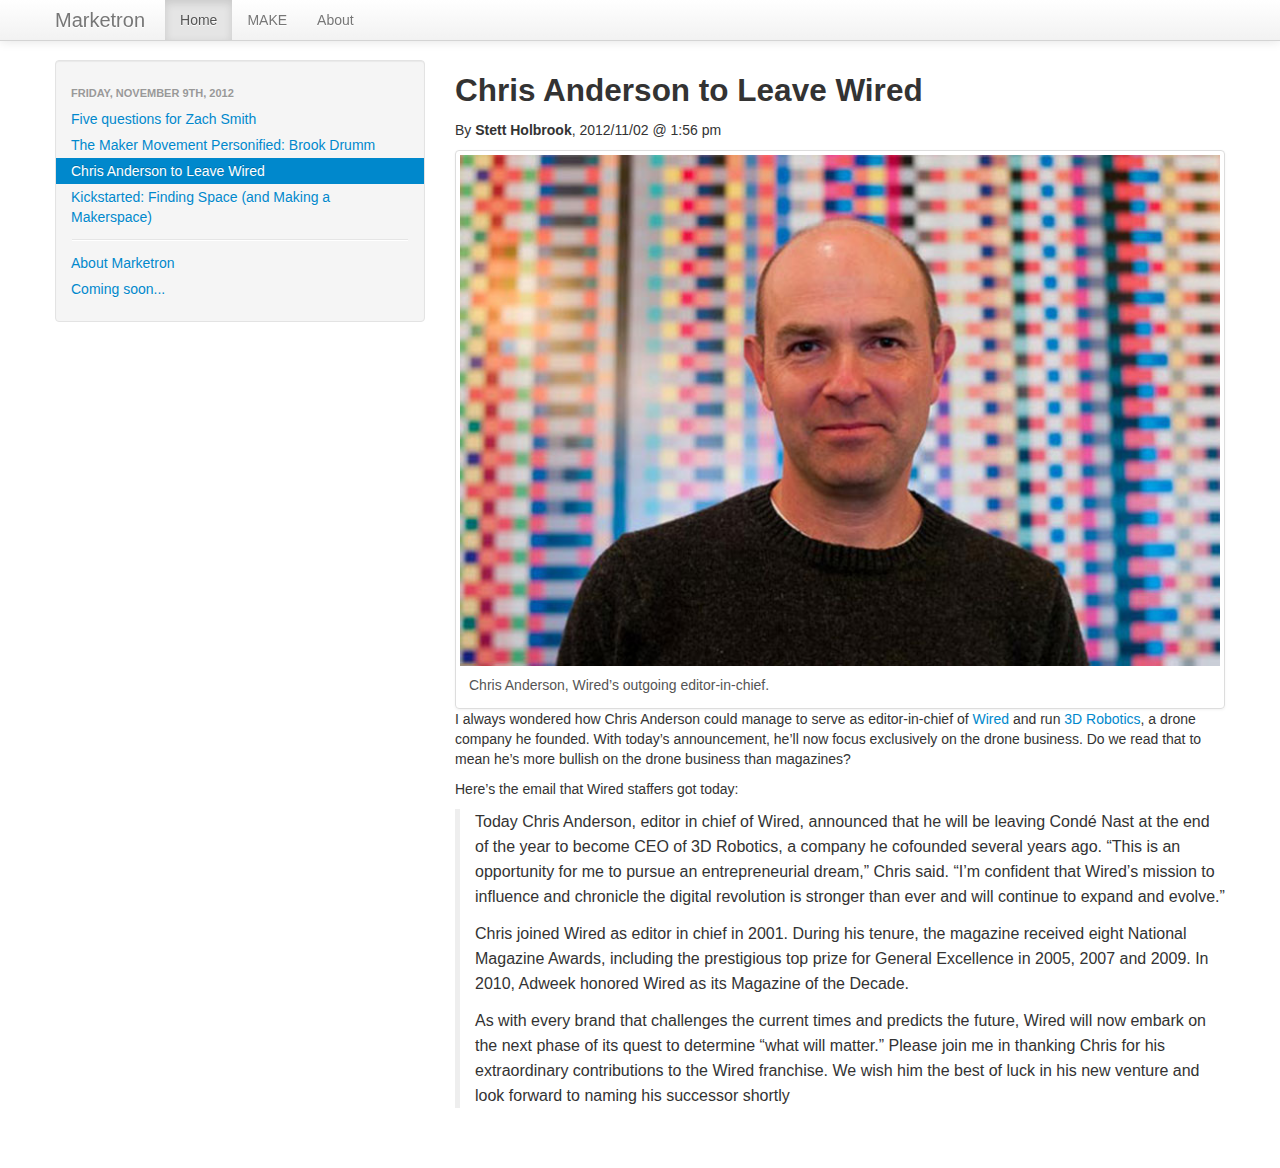
<file: book/anderson.html>
<!DOCTYPE html>
<html lang="en">
<head>
	<meta charset="utf-8">
	<title>Bootstrap, from Twitter</title>
	<meta name="viewport" content="width=device-width, initial-scale=1.0">
	<meta name="description" content="">
	<meta name="author" content="">

	<!-- Le styles -->
	<link href="css/bootstrap.css" rel="stylesheet">
	<link href="css/bootstrap-responsive.css" rel="stylesheet">
	<link href="css/style.css" rel="stylesheet">

</head>
<body>

	<div class="navbar navbar-fixed-top">
		<div class="navbar-inner">
			<div class="container">
				<a class="btn btn-navbar" data-toggle="collapse" data-target=".nav-collapse">
					<span class="icon-bar"></span>
					<span class="icon-bar"></span>
					<span class="icon-bar"></span>
				</a>
				<a class="brand" href="#">Marketron</a>
				<div class="nav-collapse">
					<ul class="nav">
						<li class="active"><a href="index.html">Home</a></li>
						<li><a href="http://makezine.com?referrer=Baker">MAKE</a></li>
						<li><a href="about.html">About</a></li>
					</ul>
				</div><!--/.nav-collapse -->
			</div>
		</div>
	</div>

	<div class="container">

		<div class="row">
			
			<div class="span4">
			
				<div class="well" style="padding:19px 0 !important;">
			
					<ul class="nav nav-list">

						<li class="nav-header">Friday, November 9th, 2012</li>
					
						<li class=""><a href="zack.html">Five questions for Zach Smith</a></li>
						<li class=""><a href="index.html">The Maker Movement Personified: Brook Drumm</a></li>
						<li class="active"><a href="anderson.html">Chris Anderson to Leave Wired</a></li>
						<li class=""><a href="kick.html">Kickstarted: Finding Space (and Making a Makerspace)</a></li>
						
						<li class="divider"></li>
						
						<li><a href="about.html">About Marketron</a></li>
						<li><a href="">Coming soon...</a></li>
						
					</ul>
					
				</div>
			
			</div>
			
			<div class="span8">
			
				<div class="content">
				
					<h2>Chris Anderson to Leave Wired</h2>
					
					<p class="meta">By <strong>Stett Holbrook</strong>, 2012/11/02 @ 1:56 pm</p>
					
					<div id="attachment_248700" class="thumbnail">
						<img 
							class="size-medium wp-image-248700" 
							title="3481964686_d13267e365_b" 
							alt="Chris Anderson" 
							src="images/anderson.jpg" />
						<div class="caption">Chris Anderson, Wired&#8217;s outgoing editor-in-chief.</div>
					</div>
					
					<p>I always wondered how Chris Anderson could manage to serve as editor-in-chief of <a href="http://www.wired.com/">Wired</a> and run <a href="http://www.facebook.com/pages/3D-Robotics-Inc/112109168870108?referrer=Baker">3D Robotics</a>, a drone company he founded. With today&#8217;s announcement, he&#8217;ll now focus exclusively on the drone business. Do we read that to mean he&#8217;s more bullish on the drone business than magazines?</p>

					<p>Here&#8217;s the email that Wired staffers got today:</p>

					<blockquote>
					
						<p>Today Chris Anderson, editor in chief of Wired, announced that he will be leaving Condé Nast at the end of the year to become CEO of 3D Robotics, a company he cofounded several years ago. “This is an opportunity for me to pursue an entrepreneurial dream,” Chris said. “I’m confident that Wired’s mission to influence and chronicle the digital revolution is stronger than ever and will continue to expand and evolve.”</p>

						<p>Chris joined Wired as editor in chief in 2001. During his tenure, the magazine received eight National Magazine Awards, including the prestigious top prize for General Excellence in 2005, 2007 and 2009. In 2010, Adweek honored  Wired as its Magazine of the Decade.</p>

						<p>As with every brand that challenges the current times and predicts the future, Wired will now embark on the next phase of its quest to determine “what will matter.”  Please join me in thanking Chris for his extraordinary contributions to the Wired franchise. We wish him the best of luck in his new venture and look forward to naming his successor shortly</p>
					
					</blockquote>
					
					
				</div>
				
			</div>

		
		</div>

	</div> <!-- /container -->

	<!-- Le javascript
	================================================== -->
	<!-- Placed at the end of the document so the pages load faster -->
	<script src="js/jquery.js"></script>
	<script src="js/bootstrap.min.js"></script>
	<script src="js/scripts.js"></script>
</body>
</html>
</file>
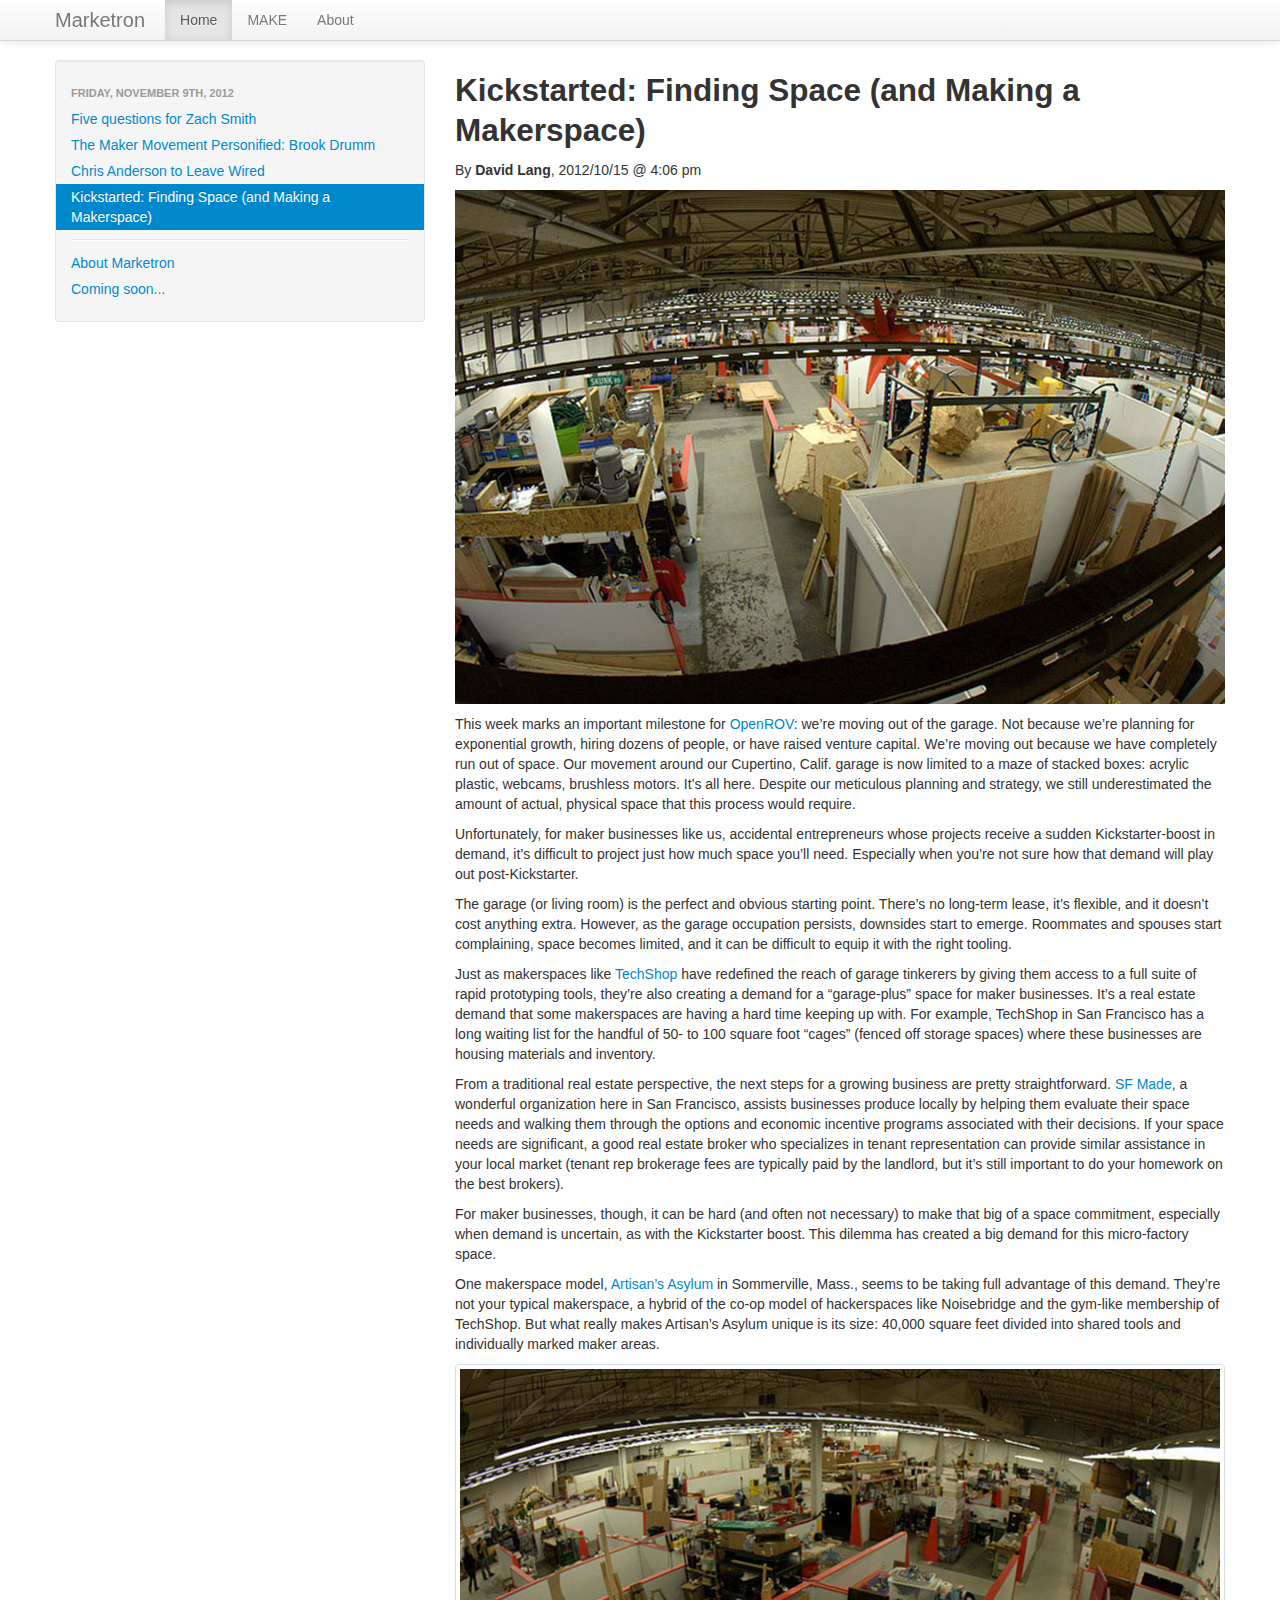
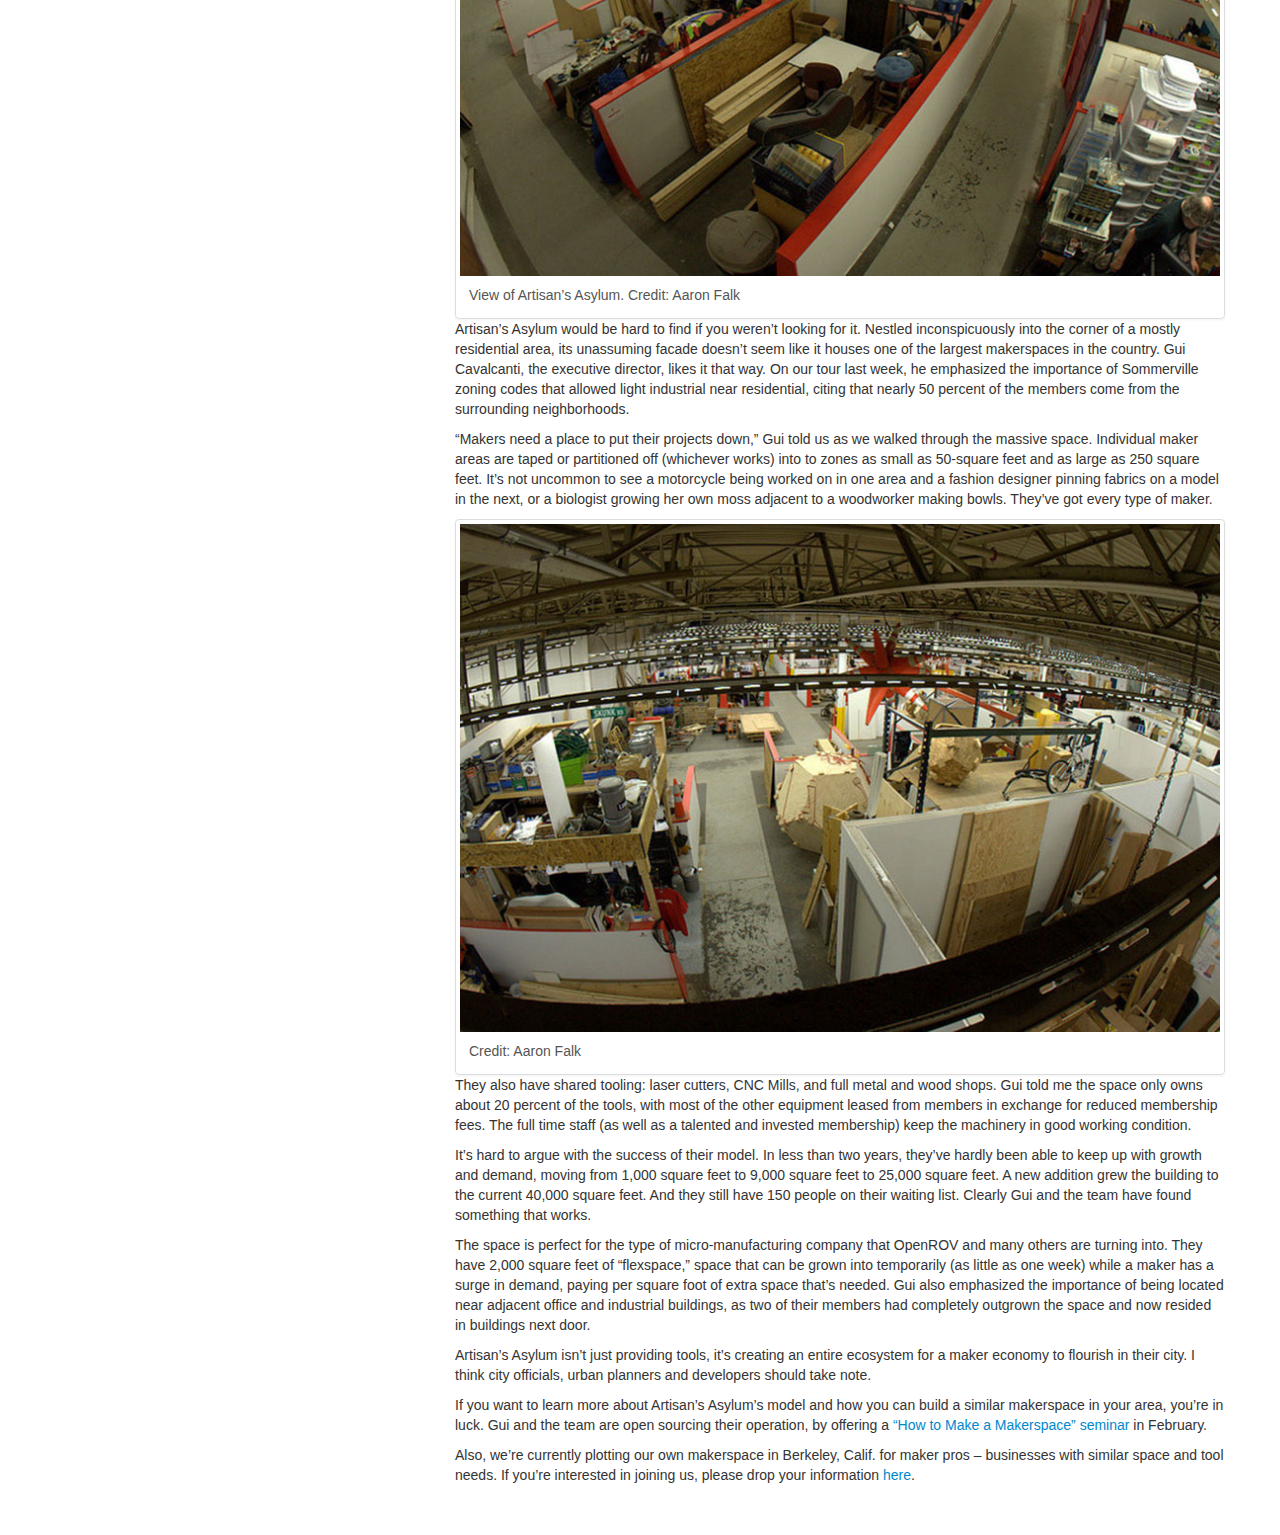
<file: book/kick.html>
<!DOCTYPE html>
<html lang="en">
<head>
	<meta charset="utf-8">
	<title>Bootstrap, from Twitter</title>
	<meta name="viewport" content="width=device-width, initial-scale=1.0">
	<meta name="description" content="">
	<meta name="author" content="">

	<!-- Le styles -->
	<link href="css/bootstrap.css" rel="stylesheet">
	<link href="css/bootstrap-responsive.css" rel="stylesheet">
	<link href="css/style.css" rel="stylesheet">

</head>
<body>

	<div class="navbar navbar-fixed-top">
		<div class="navbar-inner">
			<div class="container">
				<a class="btn btn-navbar" data-toggle="collapse" data-target=".nav-collapse">
					<span class="icon-bar"></span>
					<span class="icon-bar"></span>
					<span class="icon-bar"></span>
				</a>
				<a class="brand" href="#">Marketron</a>
				<div class="nav-collapse">
					<ul class="nav">
						<li class="active"><a href="index.html">Home</a></li>
						<li><a href="http://makezine.com?referrer=Baker">MAKE</a></li>
						<li><a href="about.html">About</a></li>
					</ul>
				</div><!--/.nav-collapse -->
			</div>
		</div>
	</div>

	<div class="container">

		<div class="row">
			
			<div class="span4">
			
				<div class="well" style="padding:19px 0 !important;">
			
					<ul class="nav nav-list">

						<li class="nav-header">Friday, November 9th, 2012</li>
					
						<li class=""><a href="zack.html">Five questions for Zach Smith</a></li>
						<li class=""><a href="index.html">The Maker Movement Personified: Brook Drumm</a></li>
						<li class=""><a href="anderson.html">Chris Anderson to Leave Wired</a></li>
						<li class="active"><a href="kick.html">Kickstarted: Finding Space (and Making a Makerspace)</a></li>
						
						<li class="divider"></li>
						
						<li><a href="about.html">About Marketron</a></li>
						<li><a href="">Coming soon...</a></li>
						
					</ul>
					
				</div>
			
			</div>
			
			<div class="span8">
			
				<div class="content">
				
					<h2>Kickstarted: Finding Space (and Making a Makerspace)</h2>
					
					<p class="meta">By <strong>David Lang</strong>, 2012/10/15 @ 4:06 pm</p>
					
					<p>
						<img 
							class="alignnone" 
							title="OpenROV Garage" 
							alt="" 
							src="images/space3.jpg" />
					</p>

					<p>This week marks an important milestone for <a href="http://openrov.com/">OpenROV</a>: we&#8217;re moving out of the garage. Not because we&#8217;re planning for exponential growth, hiring dozens of people, or have raised venture capital. We&#8217;re moving out because we have completely run out of space. Our movement around our Cupertino, Calif. garage is now limited to a maze of stacked boxes: acrylic plastic, webcams, brushless motors. It&#8217;s all here. Despite our meticulous planning and strategy, we still underestimated the amount of actual, physical space that this process would require.</p>

					<p>Unfortunately, for maker businesses like us, accidental entrepreneurs whose projects receive a sudden Kickstarter-boost in demand, it&#8217;s difficult to project just how much space you&#8217;ll need. Especially when you&#8217;re not sure how that demand will play out post-Kickstarter.</p>

					<p>The garage (or living room) is the perfect and obvious starting point. There&#8217;s no long-term lease, it&#8217;s flexible, and it doesn&#8217;t cost anything extra. However, as the garage occupation persists, downsides start to emerge. Roommates and spouses start complaining, space becomes limited, and it can be difficult to equip it with the right tooling.</p>

					<p>Just as makerspaces like <a href="http://techshop.ws">TechShop</a> have redefined the reach of garage tinkerers by giving them access to a full suite of rapid prototyping tools, they&#8217;re also creating a demand for a &#8220;garage-plus&#8221; space for maker businesses. It&#8217;s a real estate demand that some makerspaces are having a hard time keeping up with. For example, TechShop in San Francisco has a long waiting list for the handful of 50- to 100 square foot  &#8220;cages&#8221; (fenced off storage spaces) where these businesses are housing materials and inventory.</p>

					<p>From a traditional real estate perspective, the next steps for a growing business are pretty straightforward. <a href="http://sfmade.org">SF Made</a>, a wonderful organization here in San Francisco, assists businesses produce locally by helping them evaluate their space needs and walking them through the options and economic incentive programs associated with their decisions. If your space needs are significant, a good real estate broker who specializes in tenant representation can provide similar assistance in your local market (tenant rep brokerage fees are typically paid by the landlord, but it&#8217;s still important to do your homework on the best brokers).</p>

					<p>For maker businesses, though, it can be hard (and often not necessary) to make that big of a space commitment, especially when demand is uncertain, as with the Kickstarter boost. This dilemma has created a big demand for this micro-factory space.</p>

					<p>One makerspace model, <a href="http://artisansasylum.com/">Artisan&#8217;s Asylum</a> in Sommerville, Mass., seems to be taking full advantage of this demand. They&#8217;re not your typical makerspace, a hybrid of the co-op model of hackerspaces like Noisebridge and the gym-like membership of TechShop. But what really makes Artisan&#8217;s Asylum unique is its size: 40,000 square feet divided into shared tools and individually marked maker areas.</p>

					<div id="attachment_244704" class="thumbnail">
						<img 
							class="size-medium wp-image-244704" 
							title="Artisan's Asylum" 
							alt="" 
							src="images/space2.jpg" />
						<div class="caption">View of Artisan&#8217;s Asylum. Credit: Aaron Falk</div>
					</div>
					
					<p>Artisan&#8217;s Asylum would be hard to find if you weren&#8217;t looking for it. Nestled inconspicuously into the corner of a mostly residential area, its unassuming facade doesn&#8217;t seem like it houses one of the largest makerspaces in the country. Gui Cavalcanti, the executive director, likes it that way. On our tour last week, he emphasized the importance of Sommerville zoning codes that allowed light industrial near residential, citing that nearly 50 percent of the members come from the surrounding neighborhoods.</p>

					<p>&#8220;Makers need a place to put their projects down,&#8221; Gui told us as we walked through the massive space. Individual maker areas are taped or partitioned off (whichever works) into to zones as small as 50-square feet and as large as 250 square feet. It&#8217;s not uncommon to see a motorcycle being worked on in one area and a fashion designer pinning fabrics on a model in the next, or a biologist growing her own moss adjacent to a woodworker making bowls. They&#8217;ve got every type of maker.</p>

					<div id="attachment_244705"	class="thumbnail">
						<img 
							class="size-medium wp-image-244705" 
							title="Artisans2" 
							alt="" 
							src="images/space3.jpg" />
						<div class="caption">Credit: Aaron Falk</div>
					</div>

					<p>They also have shared tooling: laser cutters, CNC Mills, and full metal and wood shops. Gui told me the space only owns about 20 percent of the tools, with most of the other equipment leased from members in exchange for reduced membership fees. The full time staff (as well as a talented and invested membership) keep the machinery in good working condition.</p>

					<p>It&#8217;s hard to argue with the success of their model. In less than two years, they&#8217;ve hardly been able to keep up with growth and demand, moving from 1,000 square feet to 9,000 square feet to 25,000 square feet. A new addition grew the building to the current 40,000 square feet. And they still have 150 people on their waiting list. Clearly Gui and the team have found something that works.</p>

					<p>The space is perfect for the type of micro-manufacturing company that OpenROV and many others are turning into. They have 2,000 square feet of &#8220;flexspace,&#8221; space that can be grown into temporarily (as little as one week) while a maker has a surge in demand, paying per square foot of extra space that&#8217;s needed. Gui also emphasized the importance of being located near adjacent office and industrial buildings, as two of their members had completely outgrown the space and now resided in buildings next door.</p>

					<p>Artisan&#8217;s Asylum isn&#8217;t just providing tools, it&#8217;s creating an entire ecosystem for a maker economy to flourish in their city. I think city officials, urban planners and developers should take note.</p>

					<p>If you want to learn more about Artisan&#8217;s Asylum&#8217;s model and how you can build a similar makerspace in your area, you&#8217;re in luck. Gui and the team are open sourcing their operation, by offering a <a href="http://makeamakerspace.eventbrite.com/">&#8220;How to Make a Makerspace&#8221; seminar</a> in February.</p>

					<p>Also, we&#8217;re currently plotting our own makerspace in Berkeley, Calif. for maker pros &#8211; businesses with similar space and tool needs. If you&#8217;re interested in joining us, please drop your information <a href="https://docs.google.com/spreadsheet/viewform?formkey=dHN2NllpX0xPeURIU2pibEt1Sk5kV2c6MQ">here</a>.</p>
					
					
				</div>
				
			</div>

		
		</div>

	</div> <!-- /container -->

	<!-- Le javascript
	================================================== -->
	<!-- Placed at the end of the document so the pages load faster -->
	<script src="js/jquery.js"></script>
	<script src="js/bootstrap.min.js"></script>
	<script src="js/scripts.js"></script>
	
</body>
</html>
</file>
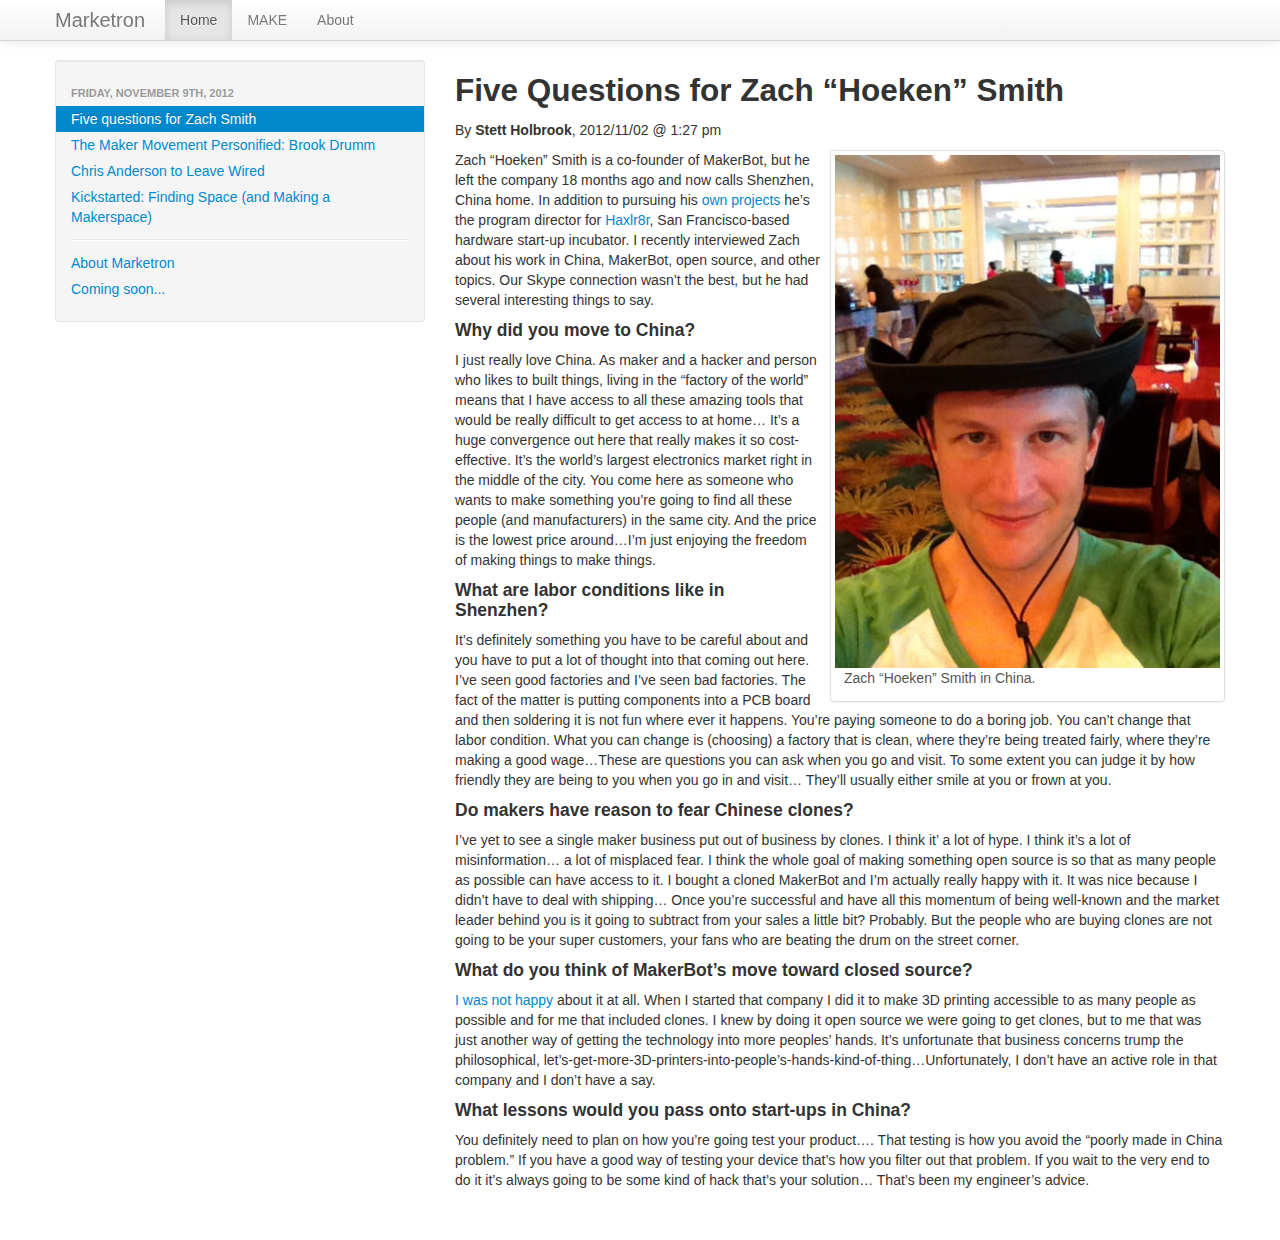
<file: book/zack.html>
<!DOCTYPE html>
<html lang="en">
<head>
	<meta charset="utf-8">
	<title>Bootstrap, from Twitter</title>
	<meta name="viewport" content="width=device-width, initial-scale=1.0">
	<meta name="description" content="">
	<meta name="author" content="">

	<!-- Le styles -->
	<link href="css/bootstrap.css" rel="stylesheet">
	<link href="css/bootstrap-responsive.css" rel="stylesheet">
	<link href="css/style.css" rel="stylesheet">

</head>
<body>

	<div class="navbar navbar-fixed-top">
		<div class="navbar-inner">
			<div class="container">
				<a class="btn btn-navbar" data-toggle="collapse" data-target=".nav-collapse">
					<span class="icon-bar"></span>
					<span class="icon-bar"></span>
					<span class="icon-bar"></span>
				</a>
				<a class="brand" href="#">Marketron</a>
				<div class="nav-collapse">
					<ul class="nav">
						<li class="active"><a href="index.html">Home</a></li>
						<li><a href="http://makezine.com?referrer=Baker">MAKE</a></li>
						<li><a href="about.html">About</a></li>
					</ul>
				</div><!--/.nav-collapse -->
			</div>
		</div>
	</div>

	<div class="container">

		<div class="row">
			
			<div class="span4">
			
				<div class="well" style="padding:19px 0 !important;">
			
					<ul class="nav nav-list">

						<li class="nav-header">Friday, November 9th, 2012</li>
					
						<li class="active"><a href="zack.html">Five questions for Zach Smith</a></li>
						<li class=""><a href="index.html">The Maker Movement Personified: Brook Drumm</a></li>
						<li class=""><a href="anderson.html">Chris Anderson to Leave Wired</a></li>
						<li class=""><a href="kick.html">Kickstarted: Finding Space (and Making a Makerspace)</a></li>
						
						<li class="divider"></li>
						
						<li><a href="about.html">About Marketron</a></li>
						<li><a href="">Coming soon...</a></li>
						
					</ul>
					
				</div>
			
			</div>
			
			<div class="span8">
			
				<div class="content">
				
					<h2>Five Questions for Zach &#8220;Hoeken&#8221; Smith</h2>
					
					<p class="meta">By <strong>Stett Holbrook</strong>, 2012/11/02 @ 1:27 pm</p>
					
					<div id="attachment_248676" class="thumbnail pull-right" style="width:50%;">
						<img 
							class="size-full wp-image-248676 pull-right" 
							title="tumblr_m4beolZOql1qz5s28o1_400" 
							alt="" 
							src="images/zack.jpg"
							 />
						<div class="caption">
							Zach &#8220;Hoeken&#8221; Smith in China.
						</div>
					</div>
					
					<p>Zach &#8220;Hoeken&#8221; Smith is a co-founder of MakerBot, but he left the company 18 months ago and now calls Shenzhen, China home. In addition to pursuing his <a href="http://blog.makezine.com/2012/10/28/zach-smiths-super-simple-smt-stencil8-project/">own projects</a> he&#8217;s the program director for <a href="http://www.haxlr8r.com/">Haxlr8r</a>, San Francisco-based hardware start-up incubator. I recently interviewed Zach about his work in China, MakerBot, open source, and other topics. Our Skype connection wasn&#8217;t the best, but he had several interesting things to say.</p>

					<h4>Why did you move to China?</h4>
					
					<p>I just really love China. As  maker and a hacker and person who likes to built things, living in the &#8220;factory of the world&#8221; means that I have access to all these amazing tools that would be really difficult to get access to at home&#8230; It’s a huge convergence out here that really makes it so cost-effective. It’s the world’s largest electronics market right in the middle of the city. You come here as someone who wants to make something you’re going to find all these people (and manufacturers) in the same city. And the price is the lowest price around&#8230;I’m just enjoying the freedom of making things to make things.</p>

					<h4>What are labor conditions like in Shenzhen? </h4>

					<p>It&#8217;s definitely something you have to be careful about and you have to put a lot of thought into that coming out here. I&#8217;ve seen good factories and I’ve seen bad factories. The fact of the matter is putting components into a PCB board and then soldering it is not fun where ever it happens. You’re paying someone to do a boring job. You can’t change that labor condition. What you can change is (choosing) a factory that is clean, where they&#8217;re being treated fairly,  where they’re making a good wage…These are questions you can ask when you go and visit. To some extent you can judge it by how friendly they are  being to you when you go in and visit&#8230; They’ll usually either smile at you or frown at you.</p>

					<h4>Do makers have reason to fear Chinese clones?</h4>

					<p>I’ve yet to see a single maker business put out of business by clones. I think it’ a lot of hype.  I think it’s a lot of misinformation&#8230; a lot of misplaced fear. I think the whole goal of making something open source is so that as many people as possible can have access to it. I bought a cloned MakerBot and I’m actually  really happy with it.  It was nice because I didn’t have to deal with  shipping&#8230; Once you’re successful and have all this momentum of being well-known and the market leader behind you is it going to subtract from your sales a little bit?  Probably. But the people who are buying clones are not going to be your super customers, your fans who are beating the drum on the street corner.</p>

					<h4>What do you think of MakerBot&#8217;s move toward closed source?</h4>

					<p><a href="http://www.hoektronics.com/2012/09/21/makerbot-and-open-source-a-founder-perspective/">I was not happy</a> about it at all.  When I started that company I did it to make 3D printing accessible to as many people as possible and for me that included clones. I knew by doing it open source we were going to get clones, but to me that was just another way of getting the technology into more peoples&#8217; hands. It’s unfortunate that business concerns trump the philosophical, let&#8217;s-get-more-3D-printers-into-people&#8217;s-hands-kind-of-thing&#8230;Unfortunately, I don’t have an active role in that company and I don’t have a say.</p>

					<h4>What lessons would you pass onto start-ups in China?</h4>

					<p>You definitely need to plan on how you’re going test your product&#8230;. That testing is how you avoid the &#8220;poorly made in China problem.&#8221; If you have a good way of testing your device that’s how you filter out that problem.  If you wait to the very end to do it it’s always going to be some kind of hack that’s your solution&#8230; That’s been my engineer’s advice.</p>
				
				</div>
				
			</div>

		
		</div>

	</div> <!-- /container -->

	<!-- Le javascript
	================================================== -->
	<!-- Placed at the end of the document so the pages load faster -->
	<script src="js/jquery.js"></script>
	<script src="js/bootstrap.min.js"></script>
	<script src="js/scripts.js"></script>
</body>
</html>
</file>
<file: book/css/style.css>
body { 
	padding-top: 60px; 
	padding-bottom: 40px; 
}

blockquote p {
	margin-bottom:12px;
}

.thumbnail.pull-right {
	margin-left:10px;
}
</file>
